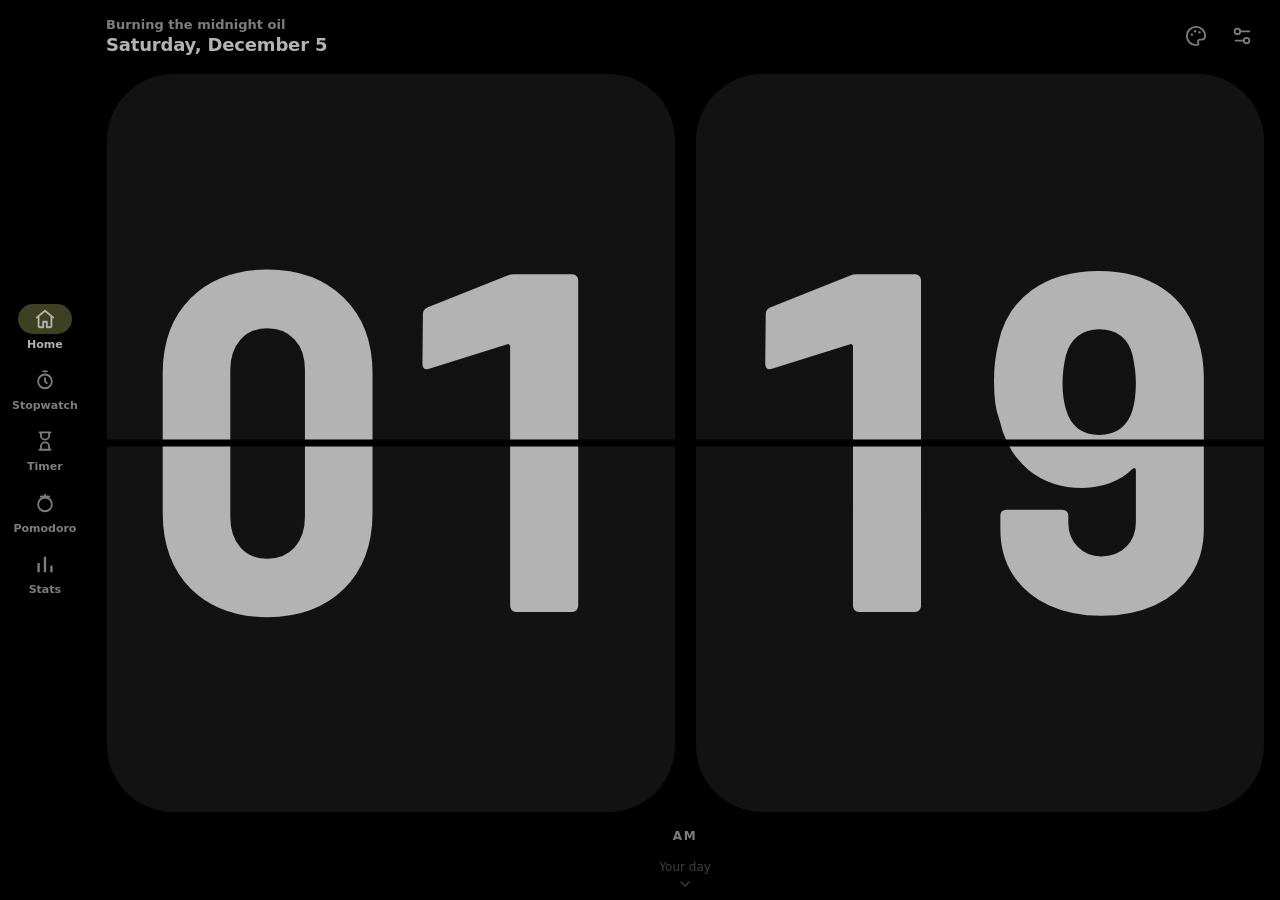
<file: index.html>
<!doctype html>
<html lang="en">
<head>
  <meta charset="utf-8">
  <meta name="viewport" content="width=device-width, initial-scale=1, viewport-fit=cover">
  <title>Focus</title>
  <meta name="description" content="A flip-clock stopwatch, timer and Pomodoro that tracks how long you study every day.">
  <meta name="theme-color" content="#000000">
  <meta name="mobile-web-app-capable" content="yes">
  <meta name="apple-mobile-web-app-capable" content="yes">
  <meta name="apple-mobile-web-app-status-bar-style" content="black-translucent">
  <meta name="apple-mobile-web-app-title" content="Focus">
  <link rel="manifest" href="manifest.webmanifest">
  <link rel="icon" type="image/png" href="icons/icon-192.png">
  <link rel="apple-touch-icon" href="icons/apple-touch-icon.png">
  <link rel="preconnect" href="https://fonts.googleapis.com">
  <link rel="preconnect" href="https://fonts.gstatic.com" crossorigin>
  <link id="font-css" rel="stylesheet" media="print" onload="this.media='all'"
        href="https://fonts.googleapis.com/css2?family=Barlow+Semi+Condensed:wght@300;700&family=Bebas+Neue&family=DM+Serif+Display&family=Fredoka:wght@600&family=JetBrains+Mono:wght@700&family=Orbitron:wght@700&family=Oswald:wght@600&family=Rubik:wght@600&family=VT323&display=swap">
  <link rel="stylesheet" href="css/styles.css">
  <link rel="stylesheet" href="css/faces.css">
  <script>
    // Paint the saved background before anything else loads, so there's no flash.
    try { var bg = localStorage.getItem('focus.bg'); if (bg) document.documentElement.style.background = bg; } catch (e) {}
  </script>
  <!-- Plain (non-module) bundle so the app also opens straight from disk. Rebuild with: node tools/build.mjs -->
  <script defer src="js/app.bundle.js?v=1.11.6"></script>
</head>
<body>
  <div id="app" class="app layout-col">
    <div class="views">
      <!-- Home: current time + dashboard (filled in by js/home.js) -->
      <section class="view view-home" aria-label="Home"></section>

      <!-- Stopwatch / Timer / Pomodoro share this view -->
      <section class="view view-clock" aria-label="Clock" hidden>
        <header class="topbar chrome">
          <button id="btn-full" class="icon-btn" aria-label="Full screen" title="Full screen (F)"></button>
          <button id="btn-cat" class="pill" aria-label="Choose category">
            <span class="dot"></span><span class="pill-name">Study</span><span data-icon="chevronRight"></span>
          </button>
          <div class="topbar-right">
            <button class="icon-btn" data-open-looks data-icon="palette" aria-label="Looks" title="Looks"></button>
            <button class="icon-btn" data-open-settings data-icon="settings" aria-label="Settings" title="Settings"></button>
          </div>
        </header>
        <main class="stage">
          <div id="clock" class="clock" role="timer" aria-label="Tap to edit the time" title="Tap to edit"></div>
          <div class="controls">
            <button id="btn-reset" class="ctl" data-icon="reset" aria-label="Reset" title="Reset (R)"></button>
            <button id="btn-play" class="ctl ctl-play" aria-label="Start" title="Start / pause (Space)"></button>
            <button id="btn-skip" class="ctl" data-icon="skip" aria-label="Skip to next phase" title="Skip phase" hidden></button>
            <button id="btn-edit" class="ctl" data-icon="edit" aria-label="Edit time" title="Edit time (E)"></button>
          </div>
        </main>
        <footer class="info chrome">
          <div class="info-row"><span id="info-left"></span><span id="info-right"></span></div>
          <div class="progress" id="progress"><i></i></div>
        </footer>
      </section>

      <section class="view view-stats" aria-label="Statistics" hidden>
        <header class="view-head">
          <h1>Statistics</h1>
          <button class="icon-btn" data-open-settings data-icon="settings" aria-label="Settings" title="Settings"></button>
        </header>
        <div class="stats"></div>
      </section>
    </div>

    <nav class="tabbar chrome" role="tablist" aria-label="Sections">
      <button class="tab" role="tab" data-tab="home"><span class="tab-ic" data-icon="home"></span><span class="tab-label">Home</span></button>
      <button class="tab" role="tab" data-tab="stopwatch"><span class="tab-ic" data-icon="stopwatch"></span><span class="tab-label">Stopwatch</span></button>
      <button class="tab" role="tab" data-tab="timer"><span class="tab-ic" data-icon="timer"></span><span class="tab-label">Timer</span></button>
      <button class="tab" role="tab" data-tab="pomodoro"><span class="tab-ic" data-icon="pomodoro"></span><span class="tab-label">Pomodoro</span></button>
      <button class="tab" role="tab" data-tab="stats"><span class="tab-ic" data-icon="stats"></span><span class="tab-label">Stats</span></button>
    </nav>
  </div>

  <div id="overlays"></div>
  <div id="toast" class="toast" role="status" aria-live="polite"></div>
  <noscript><p style="color:#aaa;font-family:sans-serif;padding:24px">Focus needs JavaScript to run.</p></noscript>
</body>
</html>
</file>
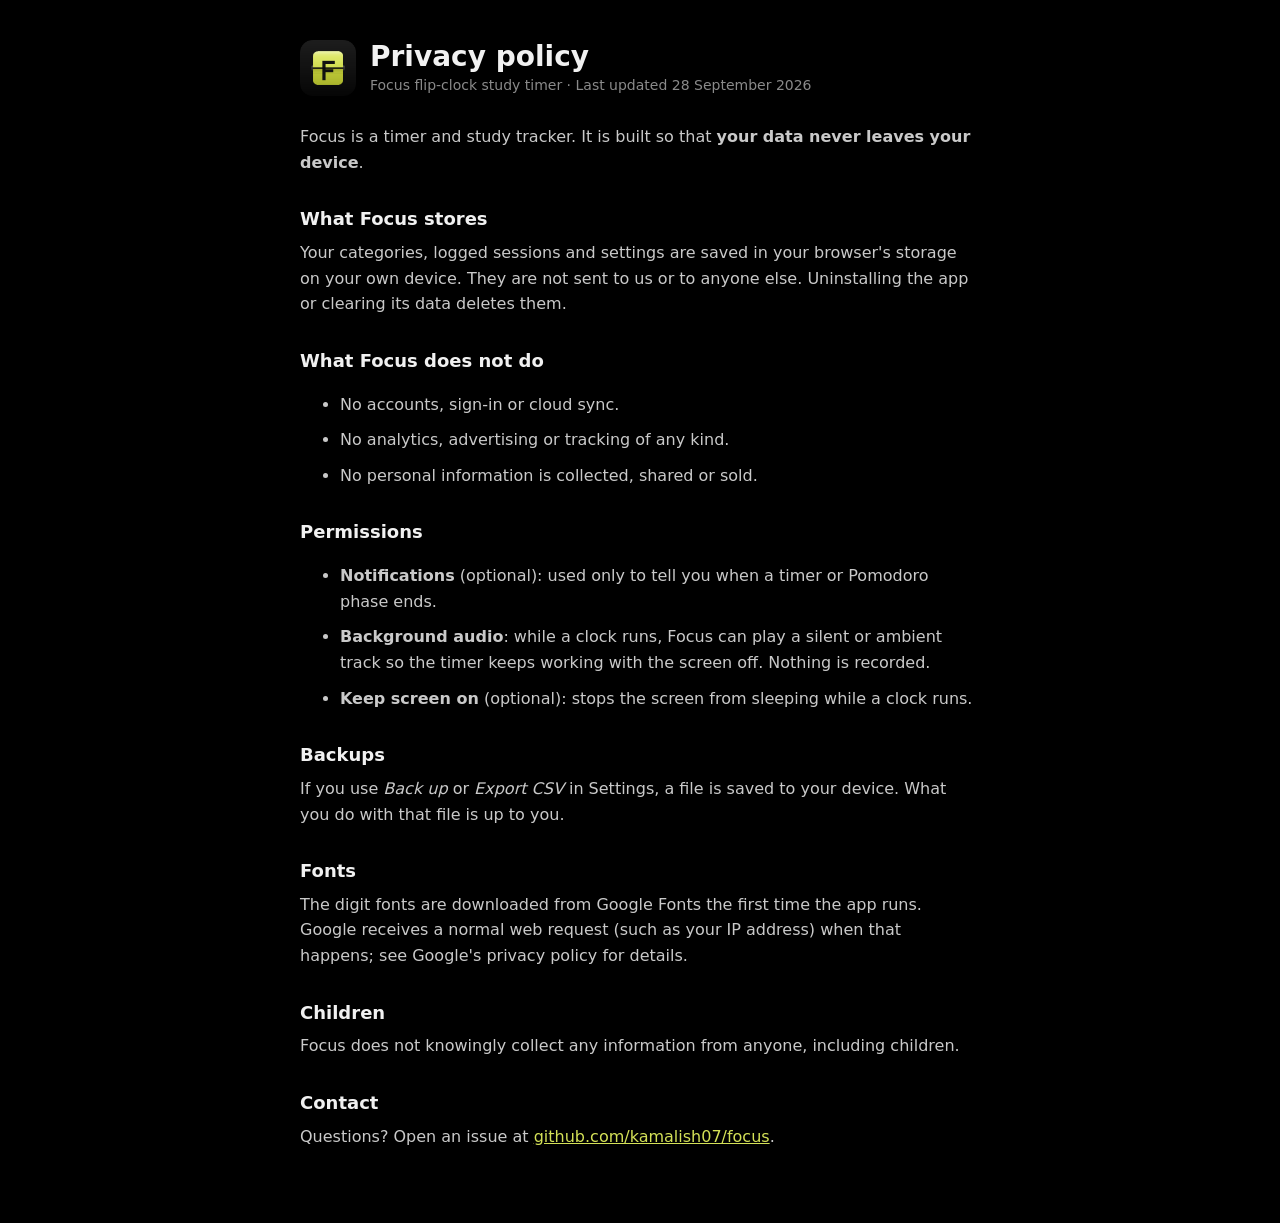
<file: privacy.html>
<!doctype html>
<html lang="en">
<head>
  <meta charset="utf-8">
  <meta name="viewport" content="width=device-width, initial-scale=1">
  <title>Focus: Privacy policy</title>
  <meta name="description" content="Privacy policy for the Focus flip-clock study timer.">
  <meta name="theme-color" content="#000000">
  <link rel="icon" type="image/png" href="icons/icon-192.png">
  <style>
    :root { color-scheme: dark; }
    body { margin: 0; background: #000; color: #c9c9c9; font: 16px/1.6 system-ui, -apple-system, 'Segoe UI', Roboto, sans-serif; }
    main { max-width: 680px; margin: 0 auto; padding: 40px 20px 64px; }
    header { display: flex; align-items: center; gap: 14px; margin-bottom: 28px; }
    header img { width: 56px; height: 56px; }
    h1 { margin: 0; color: #f1f1f1; font-size: 28px; line-height: 1.2; }
    h2 { color: #f1f1f1; font-size: 18px; margin: 30px 0 6px; }
    p, li { margin: 0 0 10px; }
    a { color: #d4e157; }
    .muted { color: #8a8a8a; font-size: 14px; }
  </style>
</head>
<body>
  <main>
    <header>
      <img src="icons/icon-192.png" alt="">
      <div><h1>Privacy policy</h1><div class="muted">Focus flip-clock study timer · Last updated 28 September 2026</div></div>
    </header>

    <p>Focus is a timer and study tracker. It is built so that <strong>your data never leaves your device</strong>.</p>

    <h2>What Focus stores</h2>
    <p>Your categories, logged sessions and settings are saved in your browser's storage on your own device. They are
      not sent to us or to anyone else. Uninstalling the app or clearing its data deletes them.</p>

    <h2>What Focus does not do</h2>
    <ul>
      <li>No accounts, sign-in or cloud sync.</li>
      <li>No analytics, advertising or tracking of any kind.</li>
      <li>No personal information is collected, shared or sold.</li>
    </ul>

    <h2>Permissions</h2>
    <ul>
      <li><strong>Notifications</strong> (optional): used only to tell you when a timer or Pomodoro phase ends.</li>
      <li><strong>Background audio</strong>: while a clock runs, Focus can play a silent or ambient track so the timer
        keeps working with the screen off. Nothing is recorded.</li>
      <li><strong>Keep screen on</strong> (optional): stops the screen from sleeping while a clock runs.</li>
    </ul>

    <h2>Backups</h2>
    <p>If you use <em>Back up</em> or <em>Export CSV</em> in Settings, a file is saved to your device. What you do
      with that file is up to you.</p>

    <h2>Fonts</h2>
    <p>The digit fonts are downloaded from Google Fonts the first time the app runs. Google receives a normal web
      request (such as your IP address) when that happens; see Google's privacy policy for details.</p>

    <h2>Children</h2>
    <p>Focus does not knowingly collect any information from anyone, including children.</p>

    <h2>Contact</h2>
    <p>Questions? Open an issue at <a href="https://github.com/kamalish07/focus/issues">github.com/kamalish07/focus</a>.</p>
  </main>
</body>
</html>
</file>
<file: css/styles.css>
/* ============ tokens ============ */
/* The four theme colours are registered so a theme change can fade instead of snapping. */
@property --bg { syntax: '<color>'; inherits: true; initial-value: #000000; }
@property --card { syntax: '<color>'; inherits: true; initial-value: #121212; }
@property --digit { syntax: '<color>'; inherits: true; initial-value: #b3b3b3; }
@property --accent { syntax: '<color>'; inherits: true; initial-value: #d4e157; }
html.theme-anim { transition: --bg .45s ease, --card .45s ease, --digit .45s ease, --accent .45s ease; }

:root {
  --bg: #000;
  --card: #121212;
  --digit: #b3b3b3;
  --accent: #d4e157;
  --on-accent: #111;
  --glow: .6;
  --danger: #ff6b6b;
  --ui-font: system-ui, -apple-system, 'Segoe UI', Roboto, 'Helvetica Neue', Arial, sans-serif;
  --digit-font: 'Barlow Semi Condensed', system-ui, sans-serif;
  --digit-weight: 700;
  --ls: 0em;
  color-scheme: dark;
}
/* Derived colours. Re-declared on .themed so a template preview can carry its own theme. */
:root, .themed {
  --text: var(--digit);
  --muted: color-mix(in srgb, var(--digit) 70%, var(--bg));
  --faint: color-mix(in srgb, var(--digit) 32%, var(--bg));
  --line: color-mix(in srgb, var(--digit) 14%, transparent);
  --surface: var(--card);
  --surface-2: color-mix(in srgb, var(--card) 88%, var(--digit));
  --sheet: color-mix(in srgb, var(--card) 96%, var(--digit));
}
:root[data-scheme='light'] {
  color-scheme: light;
  --danger: #c62828;
  --surface-2: color-mix(in srgb, var(--card) 90%, var(--digit));
  --sheet: var(--card);
}

*, *::before, *::after { box-sizing: border-box; }
html, body { height: 100%; }
html { background: var(--bg); }
body {
  margin: 0;
  background: var(--bg);
  color: var(--text);
  font: 15px/1.4 var(--ui-font);
  -webkit-font-smoothing: antialiased;
  overflow: hidden;
  overscroll-behavior: none;
  -webkit-tap-highlight-color: transparent;
  touch-action: manipulation;
  -webkit-user-select: none;
  user-select: none;
}
input, textarea, select { -webkit-user-select: text; user-select: text; font: inherit; color: inherit; }
button { font: inherit; color: inherit; background: none; border: 0; padding: 0; margin: 0; cursor: pointer; touch-action: manipulation; }
button:disabled { opacity: .3; cursor: default; }
:focus-visible { outline: 2px solid var(--accent); outline-offset: 2px; }
svg.i { width: 22px; height: 22px; display: block; flex: none; }
.muted { color: var(--muted); }
[hidden] { display: none !important; }

/* ============ main layout: a grid of content + navigation ============ */
:root { --g: 12px; } /* the grid gutter used everywhere */
.app {
  position: fixed;
  inset: 0;
  display: grid;
  grid-template-columns: minmax(0, 1fr);
  grid-template-rows: minmax(0, 1fr) auto;
  grid-template-areas: "main" "nav";
}
.app.landscape {
  grid-template-columns: auto minmax(0, 1fr);
  grid-template-rows: minmax(0, 1fr);
  grid-template-areas: "nav main";
}
.views { grid-area: main; position: relative; min-width: 0; min-height: 0; }
.tabbar { grid-area: nav; }
.view { position: absolute; inset: 0; display: flex; flex-direction: column; }
.view-clock {
  gap: 10px;
  padding:
    calc(env(safe-area-inset-top) + 10px)
    calc(env(safe-area-inset-right) + 14px)
    10px
    14px;
}
.app:not(.landscape) .view-clock { padding-left: calc(env(safe-area-inset-left) + 14px); }
.view-home, .view-stats {
  display: block;
  container-type: inline-size;
  overflow-y: auto;
  overscroll-behavior: contain;
  -webkit-overflow-scrolling: touch;
  scrollbar-width: thin;
  scrollbar-color: color-mix(in srgb, var(--digit) 22%, transparent) transparent;
  padding:
    calc(env(safe-area-inset-top) + 14px)
    calc(env(safe-area-inset-right) + 16px)
    28px
    16px;
}
.app:not(.landscape) .view-home, .app:not(.landscape) .view-stats { padding-left: calc(env(safe-area-inset-left) + 16px); }

.chrome, .controls { transition: opacity .45s ease; }
.app.chrome-hidden .chrome, .app.chrome-hidden .view-clock .controls { opacity: 0; pointer-events: none; }
.app.chrome-hidden { cursor: none; }

/* Full-screen clock: the face covers the screen and the controls float over it
   (tap to show, like a video player). Nothing underneath moves. */
.app.immersive .tabbar { display: none; }
.app.immersive .view-clock {
  gap: 0;
  padding:
    calc(env(safe-area-inset-top) + 8px)
    calc(env(safe-area-inset-right) + 8px)
    calc(env(safe-area-inset-bottom) + 8px)
    calc(env(safe-area-inset-left) + 8px);
}
.app.immersive .stage { gap: 0; }
.app.immersive .view-clock .topbar {
  position: absolute; z-index: 6; top: 0; left: 0; right: 0;
  padding: calc(env(safe-area-inset-top) + 10px) calc(env(safe-area-inset-right) + 14px) 36px calc(env(safe-area-inset-left) + 14px);
  background: linear-gradient(to bottom, color-mix(in srgb, var(--bg) 88%, transparent), transparent);
}
.app.immersive .view-clock .topbar .icon-btn { background: color-mix(in srgb, var(--card) 80%, transparent); color: var(--text); }
.app.immersive .view-clock .controls {
  position: absolute; z-index: 6; left: 50%; bottom: calc(env(safe-area-inset-bottom) + 18px);
  flex-direction: row;
  gap: 10px; padding: 8px;
  border-radius: 26px;
  background: color-mix(in srgb, var(--card) 86%, transparent);
  -webkit-backdrop-filter: blur(16px); backdrop-filter: blur(16px);
  box-shadow: 0 12px 40px rgba(0, 0, 0, .5), inset 0 0 0 1px var(--line);
  transform: translateX(-50%);
  transition: opacity .3s ease, transform .3s ease;
}
.app.immersive .view-clock .controls .ctl { background: var(--surface-2); }
.app.immersive .view-clock .controls .ctl-play { order: 0; background: var(--accent); color: var(--on-accent); }
.app.immersive .view-clock .info {
  position: absolute; z-index: 5; left: 0; right: 0; bottom: 0;
  padding: 60px 20px calc(env(safe-area-inset-bottom) + 100px);
  background: linear-gradient(to top, color-mix(in srgb, var(--bg) 90%, transparent) 45%, transparent);
  pointer-events: none;
}
.app.immersive .view-clock .info .progress { display: none; }
.app.immersive .view-clock .info-row { justify-content: center; gap: 20px; color: var(--text); }
.app.immersive:not(.overlay-on) .view-clock :is(.topbar, .info, .controls) { opacity: 0; pointer-events: none; }
.app.immersive:not(.overlay-on) .view-clock .controls { transform: translate(-50%, 16px); }
.app.immersive:not(.overlay-on) { cursor: none; }


/* bottom tab bar (a side rail when the phone is sideways) */
.tabbar {
  flex: none;
  display: flex;
  justify-content: space-around;
  gap: 2px;
  padding: 6px calc(env(safe-area-inset-right) + 4px) calc(env(safe-area-inset-bottom) + 6px) calc(env(safe-area-inset-left) + 4px);
  background: var(--bg);
  border-top: 1px solid var(--line);
}
.landscape .tabbar {
  flex-direction: column;
  justify-content: center;
  gap: 8px;
  padding: calc(env(safe-area-inset-top) + 8px) 6px calc(env(safe-area-inset-bottom) + 8px) calc(env(safe-area-inset-left) + 6px);
  border-top: 0;
  border-right: 1px solid var(--line);
}
.tab {
  position: relative;
  flex: 1 1 0;
  min-width: 0;
  max-width: 96px;
  display: flex; flex-direction: column; align-items: center; gap: 3px;
  padding: 3px 0 2px;
  color: var(--muted);
  font-size: 11px; font-weight: 600;
  transition: color .2s;
}
.landscape .tab { flex: none; width: auto; min-width: 72px; padding-left: 6px; padding-right: 6px; }
/* Phones held sideways: an icon-only rail keeps things tidy (labels stay for screen readers). */
@media (max-height: 540px) {
  .landscape .tab { min-width: 0; width: 60px; padding: 0; }
  .landscape .tab-ic { width: 48px; height: 42px; border-radius: 14px; }
  .landscape .tab-label { position: absolute; width: 1px; height: 1px; overflow: hidden; clip-path: inset(50%); white-space: nowrap; }
  .landscape .tab.live::after, .landscape .tab.paused::after { top: 0; left: calc(50% + 14px); }
  .landscape .tabbar { gap: 10px; }
}
.tab-ic { display: grid; place-items: center; width: 54px; height: 30px; border-radius: 15px; transition: background .25s; }
.tab-ic svg.i { width: 22px; height: 22px; }
.tab-label { max-width: 100%; overflow: hidden; text-overflow: ellipsis; white-space: nowrap; }
.tab[aria-selected='true'] { color: var(--text); }
.tab[aria-selected='true'] .tab-ic { background: color-mix(in srgb, var(--accent) 22%, var(--card)); color: var(--text); }
.tab.live::after, .tab.paused::after {
  content: '';
  position: absolute; top: 2px; left: calc(50% + 12px);
  width: 9px; height: 9px; border-radius: 50%;
  background: var(--accent);
  box-shadow: 0 0 0 2px var(--bg);
}
.tab.live::after { animation: pulse 1.6s ease-in-out infinite; }
.tab.paused::after { background: var(--bg); box-shadow: inset 0 0 0 2px var(--accent), 0 0 0 2px var(--bg); }
@keyframes pulse { 50% { opacity: .35; } }

/* top bar */
.topbar { display: grid; align-items: center; gap: 10px; grid-template-columns: 1fr auto 1fr; }
.topbar .pill { justify-self: center; }
.topbar > :first-child { justify-self: start; }
.topbar-right { justify-self: end; display: flex; gap: 2px; }

.icon-btn {
  width: 44px; height: 44px;
  display: inline-grid; place-items: center;
  border-radius: 14px;
  color: var(--muted);
  transition: background .2s, color .2s;
}
.icon-btn:hover:not(:disabled) { color: var(--text); background: var(--surface); }
.icon-btn:active:not(:disabled) { background: var(--surface-2); }

.pill {
  display: inline-flex; align-items: center; gap: 8px;
  height: 36px; max-width: 100%;
  padding: 0 10px 0 14px;
  border-radius: 18px;
  background: var(--surface);
  color: var(--text);
  font-size: 15px; font-weight: 600;
}
.pill .dot { width: 11px; height: 11px; }
.pill-name { white-space: nowrap; overflow: hidden; text-overflow: ellipsis; max-width: 42vw; }
.pill svg.i { width: 16px; height: 16px; color: var(--muted); }

.dot { display: inline-block; width: 10px; height: 10px; border-radius: 50%; flex: none; background: var(--c, var(--accent)); }

/* segmented control */
.seg { display: inline-flex; padding: 3px; gap: 2px; border-radius: 13px; background: var(--surface); max-width: 100%; }
.seg > button {
  height: 30px; padding: 0 12px;
  border-radius: 10px;
  font-size: 13px; font-weight: 600;
  color: var(--muted);
  white-space: nowrap;
  transition: background .2s, color .2s;
}
.seg > button:hover { color: var(--text); }
.seg > button[aria-checked='true'], .seg > button[aria-selected='true'] { background: var(--surface-2); color: var(--text); }

/* stage */
.stage { flex: 1 1 0; min-height: 0; display: flex; flex-direction: column; gap: 16px; }
.layout-row .stage { flex-direction: row; gap: 18px; }
.clock {
  flex: 1 1 0; min-width: 0; min-height: 0;
  display: flex; flex-direction: column; align-items: center; justify-content: center;
  gap: var(--gap, 12px);
  cursor: pointer;
}
.layout-row .clock { flex-direction: row; }

.controls { flex: none; display: flex; align-items: center; justify-content: center; gap: 14px; }
.layout-row .controls { flex-direction: column; }
.layout-row .ctl-play { order: -1; }
.ctl {
  --s: clamp(52px, 5vmin + 30px, 66px);
  width: var(--s); height: var(--s);
  border-radius: calc(var(--s) * .3);
  background: var(--card);
  color: var(--digit);
  display: grid; place-items: center;
  transition: transform .12s ease, background .2s;
}
.ctl svg.i { width: 42%; height: 42%; }
.ctl:hover { background: var(--surface-2); }
.ctl:active { transform: scale(.92); }

/* info footer */
.info { flex: none; display: flex; flex-direction: column; gap: 7px; font-size: 13px; color: var(--muted); font-variant-numeric: tabular-nums; }
.info-row { display: flex; justify-content: space-between; gap: 12px; min-height: 18px; }
.info-row span { white-space: nowrap; overflow: hidden; text-overflow: ellipsis; }
.progress { height: 3px; border-radius: 2px; background: var(--surface); overflow: hidden; }
.progress i { display: block; height: 100%; width: 0; border-radius: inherit; background: var(--accent); transition: width .6s ease; }

/* ============ flip cards ============ */
.card {
  position: relative;
  flex: none;
  width: var(--cw, 200px);
  height: var(--ch, 200px);
  border-radius: var(--r, 18px);
  perspective: calc(var(--ch, 200px) * 3.2);
  font-family: var(--digit-font);
  font-weight: var(--digit-weight);
  font-size: var(--fs, 120px);
  letter-spacing: var(--ls);
  color: var(--digit);
  font-variant-numeric: tabular-nums;
  font-feature-settings: 'tnum';
  transition: color .4s;
}
.half, .leaf { position: absolute; left: 0; right: 0; height: 50%; overflow: hidden; background: var(--card); }
.upper, .leaf-up { top: 0; border-radius: var(--r) var(--r) 0 0; }
.lower, .leaf-down { bottom: 0; border-radius: 0 0 var(--r) var(--r); }
.num {
  position: absolute; left: 0; right: 0;
  height: var(--ch);
  line-height: var(--ch);
  text-align: center;
  white-space: nowrap;
  transform: translate(calc(var(--ls) / 2), var(--dy, 0px));
}
.upper .num, .leaf-up .num { top: 0; }
.lower .num, .leaf-down .num { bottom: 0; }
.card.wide .num { font-size: var(--fs3); transform: translate(calc(var(--ls) / 2), var(--dy3, 0px)); }
.leaf { visibility: hidden; backface-visibility: hidden; -webkit-backface-visibility: hidden; will-change: transform; z-index: 2; }
.leaf-up { transform-origin: 50% 100%; }
.leaf-down { transform-origin: 50% 0; }
.card.flipping .leaf { visibility: visible; }
.shade { position: absolute; inset: 0; background: #000; opacity: 0; pointer-events: none; }
.card::after {
  content: '';
  position: absolute; left: 0; right: 0; top: 50%;
  height: var(--hinge, 3px);
  transform: translateY(-50%);
  background: var(--bg);
  z-index: 3;
}
.no-hinge .card::after { display: none; }

.clock.done :is(.num, .mn, .led, .nx, .rg-time) { animation: blink 1.1s steps(1, end) infinite; }
@keyframes blink { 50% { opacity: .25; } }
.view-clock.is-break .clock { --ink: color-mix(in srgb, var(--accent) 75%, var(--digit)); }
.card { color: var(--ink, var(--digit)); }

/* ============ other clock faces ============ */
@keyframes sepblink { 50% { opacity: .2; } }

/* Minimal */
.mn {
  display: flex; align-items: center; justify-content: center;
  color: var(--ink, var(--digit));
  font-family: var(--digit-font); font-weight: var(--digit-weight);
  font-size: var(--mfs, 80px); line-height: var(--mlh, 1);
  letter-spacing: var(--ls);
  font-variant-numeric: tabular-nums; font-feature-settings: 'tnum';
}
.mn.col { flex-direction: column; }
.mn.col .mn-sep { display: none; }
.mn-g { display: flex; transform: translateY(var(--mdy, 0px)); }
.mn-d { display: inline-block; }
.mn-sep { color: var(--faint); padding: 0 .05em; transform: translateY(calc(var(--mdy, 0px) - .05em)); }
.mn.running .mn-sep { animation: sepblink 1s steps(1, end) infinite; }

/* LED seven-segment */
.led {
  display: flex; align-items: center; justify-content: center;
  gap: calc(var(--lh, 60px) * .12);
  padding: calc(var(--lh, 60px) * .16) calc(var(--lh, 60px) * .22);
  border-radius: calc(var(--lh, 60px) * .16);
  background: color-mix(in srgb, var(--card) 80%, #000);
  box-shadow: inset 0 0 0 1px var(--line), inset 0 calc(var(--lh, 60px) * .05) calc(var(--lh, 60px) * .25) rgba(0, 0, 0, .55);
}
.led.col { flex-direction: column; }
.led.col .led-sep { display: none; }
.led { --ledc: var(--face, var(--accent)); }
.led-g {
  height: var(--lh, 60px); width: auto; overflow: visible;
  filter: drop-shadow(0 0 calc(var(--lh, 60px) * .06 * var(--glow, .6)) color-mix(in srgb, var(--ledc) 70%, transparent));
}
.led .s { fill: color-mix(in srgb, var(--ledc) 8%, transparent); transition: fill .08s; }
.led .s.on { fill: var(--ledc); }
.no-ghost .led .s:not(.on) { fill: transparent; }
.led-sep { display: flex; flex-direction: column; gap: calc(var(--lh, 60px) * .26); }
.led-sep i { width: calc(var(--lh, 60px) * .1); height: calc(var(--lh, 60px) * .1); border-radius: 2px; background: var(--ledc); box-shadow: 0 0 calc(var(--lh, 60px) * .1 * var(--glow, .6)) var(--ledc); }
.led.running .led-sep { animation: sepblink 1s steps(1, end) infinite; }

/* Nixie tubes (warm orange by default, like the real thing) */
.nx { --nxc: var(--face, #ff8a1e); display: flex; align-items: center; justify-content: center; gap: calc(var(--tw, 40px) * .28); }
.nx.col { flex-direction: column; gap: calc(var(--tw, 40px) * .2); }
.nx.col .nx-sep { display: none; }
.nx-g { display: flex; gap: calc(var(--tw, 40px) * .1); }
.nx-t {
  position: relative;
  width: var(--tw, 40px); height: var(--th, 66px);
  border-radius: calc(var(--tw, 40px) * .5) calc(var(--tw, 40px) * .5) calc(var(--tw, 40px) * .16) calc(var(--tw, 40px) * .16);
  background:
    repeating-linear-gradient(90deg, color-mix(in srgb, var(--nxc) 6%, transparent) 0 1px, transparent 1px calc(var(--tw, 40px) * .08)),
    repeating-linear-gradient(0deg, color-mix(in srgb, var(--nxc) 6%, transparent) 0 1px, transparent 1px calc(var(--tw, 40px) * .08)),
    radial-gradient(120% 70% at 50% 40%, color-mix(in srgb, var(--nxc) 15%, transparent), transparent 65%),
    linear-gradient(90deg, rgba(255, 255, 255, .07), transparent 22% 78%, rgba(255, 255, 255, .05)),
    color-mix(in srgb, var(--nxc) 5%, #070707);
  box-shadow: inset 0 0 0 1px color-mix(in srgb, var(--nxc) 18%, transparent), inset 0 calc(var(--th, 66px) * -.07) calc(var(--th, 66px) * .1) rgba(0, 0, 0, .7), 0 calc(var(--th, 66px) * .03) 0 #1b1b1b;
  font-family: 'Barlow Semi Condensed', system-ui, sans-serif; font-weight: 300;
  font-size: calc(var(--th, 66px) * .68); line-height: var(--th, 66px);
}
.nx-t span { position: absolute; inset: 0; text-align: center; color: color-mix(in srgb, var(--nxc) 9%, transparent); }
.no-ghost .nx-t span:not(.on) { color: transparent; }
.nx-t span.on {
  color: color-mix(in srgb, var(--nxc) 40%, #fff);
  text-shadow: 0 0 .02em #fff8, 0 0 calc(.08em * var(--glow, .6)) var(--nxc), 0 0 calc(.24em * var(--glow, .6)) var(--nxc), 0 0 calc(.6em * var(--glow, .6)) color-mix(in srgb, var(--nxc) 55%, transparent);
}
.nx-sep { display: flex; flex-direction: column; gap: calc(var(--th, 66px) * .22); }
.nx-sep i { width: calc(var(--tw, 40px) * .11); height: calc(var(--tw, 40px) * .11); border-radius: 50%; background: color-mix(in srgb, var(--nxc) 55%, #fff); box-shadow: 0 0 calc(var(--tw, 40px) * .12 * var(--glow, .6)) var(--nxc), 0 0 calc(var(--tw, 40px) * .3 * var(--glow, .6)) color-mix(in srgb, var(--nxc) 60%, transparent); }
.nx.running .nx-sep { animation: sepblink 1s steps(1, end) infinite; }

/* Ring */
.rg { position: relative; width: var(--rd, 200px); height: var(--rd, 200px); flex: none; }
.rg-svg { position: absolute; inset: 0; width: 100%; height: 100%; overflow: visible; }
.rg-ticks line { stroke: var(--faint); stroke-width: .8; stroke-linecap: round; }
.rg-ticks line.major { stroke: var(--muted); stroke-width: 1.6; }
.rg-track { fill: none; stroke: var(--card); stroke-width: 7; }
.rg-arc { fill: none; stroke: var(--face, var(--accent)); stroke-width: 7; stroke-linecap: round; transition: stroke-dasharray .16s linear; }
.rg-dot { fill: var(--face, var(--accent)); filter: drop-shadow(0 0 4px var(--face, var(--accent))); transition: cx .16s linear, cy .16s linear; }
.no-ticks .rg-ticks { display: none; }
.rg.jump .rg-arc, .rg.jump .rg-dot { transition: none; }
.rg.empty .rg-dot { opacity: 0; }
.rg-mid { position: absolute; inset: 0; display: flex; flex-direction: column; align-items: center; justify-content: center; }
.rg-time {
  font-family: var(--digit-font); font-weight: var(--digit-weight);
  font-size: var(--rfs, 40px); line-height: 1; letter-spacing: var(--ls);
  color: var(--ink, var(--digit));
  font-variant-numeric: tabular-nums; font-feature-settings: 'tnum';
}
.rg-label { margin-top: calc(var(--rd, 200px) * .035); font-size: var(--rls, 12px); color: var(--muted); font-weight: 700; letter-spacing: .1em; text-transform: uppercase; max-width: 60%; overflow: hidden; text-overflow: ellipsis; white-space: nowrap; }

/* ============ overlays ============ */
.overlay { position: fixed; inset: 0; z-index: 50; }
.backdrop { position: absolute; inset: 0; background: rgba(0, 0, 0, .55); opacity: 0; transition: opacity .28s ease; }
.overlay.open .backdrop { opacity: 1; }
.overlay.closing { pointer-events: none; }

.panel { position: absolute; display: flex; flex-direction: column; background: var(--sheet); color: var(--text); }
.panel-head { display: flex; align-items: center; gap: 6px; padding: 10px 10px 6px 18px; flex: none; }
.panel-head h2 { flex: 1; margin: 0; font-size: 17px; font-weight: 650; letter-spacing: -.01em; }
.panel-body { overflow-y: auto; overscroll-behavior: contain; padding: 4px 18px 22px; -webkit-overflow-scrolling: touch; }

/* bottom sheet */
.sheet .panel {
  left: 0; right: 0; bottom: 0;
  margin: 0 auto;
  max-width: 560px;
  max-height: min(90dvh, 900px);
  border-radius: 24px 24px 0 0;
  padding-bottom: env(safe-area-inset-bottom);
  transform: translateY(100%);
  transition: transform .34s cubic-bezier(.2, .8, .2, 1);
  box-shadow: 0 -10px 40px rgba(0, 0, 0, .35);
}
.sheet.open .panel { transform: none; }
.grabber { width: 38px; height: 5px; border-radius: 3px; background: var(--faint); margin: 8px auto 0; flex: none; }
@media (min-width: 700px) and (min-height: 560px) {
  .sheet .panel { bottom: 50%; border-radius: 24px; transform: translateY(calc(50% + 40px)); opacity: 0; transition: transform .3s cubic-bezier(.2, .8, .2, 1), opacity .2s; }
  .sheet.open .panel { transform: translateY(50%); opacity: 1; }
  .grabber { display: none; }
}

/* full page */
.page .panel {
  inset: 0;
  background: var(--bg);
  padding: env(safe-area-inset-top) env(safe-area-inset-right) 0 env(safe-area-inset-left);
  transform: translateY(24px);
  opacity: 0;
  transition: transform .3s cubic-bezier(.2, .8, .2, 1), opacity .22s ease;
}
.page.open .panel { transform: none; opacity: 1; }
.page .panel-head { padding: 8px 12px 4px 6px; max-width: 1132px; width: 100%; margin: 0 auto; }
.page .panel-body {
  flex: 1;
  container-type: inline-size;
  padding: 6px 16px calc(env(safe-area-inset-bottom) + 32px);
  scrollbar-width: thin;
  scrollbar-color: color-mix(in srgb, var(--digit) 22%, transparent) transparent;
}
.page .panel-body > * { max-width: 688px; margin-left: auto; margin-right: auto; }
.page .panel-body > .settings { max-width: 1100px; }
/* Settings: one column on phones, two balanced columns on wide screens */
.set-sec { break-inside: avoid; display: flow-root; }
@container (min-width: 760px) {
  .settings { column-count: 2; column-gap: 20px; }
  .settings .preview, .settings .footnote { column-span: all; }
  .settings .set-sec:first-of-type .group-title { margin-top: 18px; }
}

/* dialog */
.dialog .panel {
  left: 50%; top: 50%;
  width: min(360px, calc(100% - 40px));
  padding: 22px 20px 18px;
  border-radius: 22px;
  transform: translate(-50%, -50%) scale(.94);
  opacity: 0;
  transition: transform .22s cubic-bezier(.2, .8, .2, 1), opacity .18s;
  box-shadow: 0 20px 60px rgba(0, 0, 0, .5);
}
.dialog.open .panel { transform: translate(-50%, -50%); opacity: 1; }
.dialog h3 { margin: 0 0 6px; font-size: 19px; font-weight: 700; }
.dialog p { margin: 0 0 4px; color: var(--muted); }
.dialog-actions { display: flex; gap: 10px; margin-top: 18px; }
.dialog-actions .btn { flex: 1; }

/* ============ controls in sheets ============ */
.btn {
  display: inline-flex; align-items: center; justify-content: center; gap: 8px;
  height: 46px; padding: 0 18px;
  border-radius: 14px;
  background: var(--surface-2);
  color: var(--text);
  font-size: 15px; font-weight: 600;
  white-space: nowrap;
  transition: filter .15s, transform .1s;
}
.btn:active { transform: scale(.97); }
.btn svg.i { width: 18px; height: 18px; }
.btn.primary { background: var(--accent); color: var(--on-accent); }
.btn.danger { color: var(--danger); }
.btn.danger-fill { background: var(--danger); color: #fff; }
.btn.ghost { background: transparent; color: var(--muted); border: 1px dashed var(--line); }
.btn.block { display: flex; width: 100%; margin-top: 12px; }
.btn.sm { height: 34px; padding: 0 14px; font-size: 14px; border-radius: 11px; }
.sheet-actions { display: flex; gap: 10px; margin-top: 20px; }
.sheet-actions > * { flex: 1; }
.sheet-actions > span { flex: 0; }

.hint { color: var(--muted); margin: 0 0 12px; }
.hint.small { font-size: 13px; margin: 10px 0 0; }
.field { display: block; margin: 0 0 16px; }
.field-label { display: block; font-size: 12px; font-weight: 700; letter-spacing: .06em; text-transform: uppercase; color: var(--muted); margin: 0 0 8px; }
.field-row { display: flex; gap: 12px; }
.field-row .field { flex: 1; min-width: 0; }
.input, .select {
  width: 100%; height: 46px;
  padding: 0 14px;
  border-radius: 12px;
  border: 1px solid var(--line);
  background: var(--surface);
  color: var(--text);
  outline: none;
}
.input:focus, .select:focus { border-color: var(--accent); }
.select { width: auto; min-width: 120px; height: 38px; padding: 0 10px; }
input[type='range'] { width: min(180px, 40vw); accent-color: var(--accent); }

.chips { display: flex; flex-wrap: wrap; gap: 8px; }
.chips.center { justify-content: center; margin-top: 14px; }
.chip {
  display: inline-flex; align-items: center; gap: 7px;
  height: 36px; padding: 0 14px;
  border-radius: 18px;
  background: var(--surface-2);
  font-size: 14px; font-weight: 600;
  color: var(--text);
  font-variant-numeric: tabular-nums;
}
.chip[aria-checked='true'] { background: var(--accent); color: var(--on-accent); }
.chip:active { transform: scale(.96); }

/* wheels */
.wheels { position: relative; display: flex; justify-content: center; gap: 4px; padding: 4px 0; }
.wheels::before {
  content: '';
  position: absolute; left: 0; right: 0; top: 50%;
  height: 42px; transform: translateY(-50%);
  border-radius: 12px;
  background: var(--surface-2);
  pointer-events: none;
}
.wheel { position: relative; display: flex; align-items: center; }
.wheel-scroll {
  height: 200px; width: 62px;
  overflow-y: scroll;
  scroll-snap-type: y mandatory;
  scrollbar-width: none;
  -webkit-mask-image: linear-gradient(transparent, #000 32%, #000 68%, transparent);
  mask-image: linear-gradient(transparent, #000 32%, #000 68%, transparent);
  overscroll-behavior: contain;
}
.wheel-scroll::-webkit-scrollbar { display: none; }
.wheel-pad { height: 80px; }
.wheel-item {
  height: 40px; line-height: 40px;
  text-align: center;
  scroll-snap-align: center;
  font-size: 24px; font-weight: 600;
  font-variant-numeric: tabular-nums;
  color: var(--faint);
  cursor: pointer;
  transition: color .15s;
}
.wheel-item.sel { color: var(--text); }
.wheel-label { width: 22px; font-size: 15px; font-weight: 600; color: var(--muted); }

/* switch */
.switch { position: relative; width: 50px; height: 30px; border-radius: 15px; background: var(--surface-2); transition: background .2s; flex: none; }
.switch i { position: absolute; top: 3px; left: 3px; width: 24px; height: 24px; border-radius: 50%; background: #fff; box-shadow: 0 1px 3px rgba(0, 0, 0, .3); transition: transform .2s cubic-bezier(.3, .7, .4, 1); }
.switch[aria-checked='true'] { background: var(--accent); }
.switch[aria-checked='true'] i { transform: translateX(20px); }

/* stepper */
.stepper { display: inline-flex; align-items: center; border-radius: 12px; background: var(--surface-2); height: 36px; }
.stepper button { width: 38px; height: 36px; font-size: 20px; font-weight: 500; color: var(--text); border-radius: 12px; }
.stepper button:active { background: var(--line); }
.stepper output { min-width: 66px; text-align: center; font-size: 14px; font-weight: 600; font-variant-numeric: tabular-nums; }

/* settings-style groups */
.group-title { font-size: 12px; font-weight: 700; letter-spacing: .07em; text-transform: uppercase; color: var(--muted); margin: 26px 4px 8px; }
.group { background: var(--card); border-radius: 18px; overflow: hidden; }
.group.pad { padding: 14px; }
.sheet .group { background: var(--surface); margin-top: 14px; }
.row { display: flex; align-items: center; justify-content: space-between; flex-wrap: wrap; gap: 8px 14px; min-height: 54px; padding: 9px 14px; }
.row + .row { border-top: 1px solid var(--line); }
.row-label { flex: 1 1 140px; font-weight: 500; }
.row-label small { display: block; color: var(--muted); font-size: 12.5px; font-weight: 400; margin-top: 1px; }
.row-ctl { margin-left: auto; display: flex; align-items: center; }
.inline { display: flex; align-items: center; gap: 6px; }

/* ============ categories ============ */
.cat-list { display: flex; flex-direction: column; gap: 6px; }
.cat-row { display: flex; align-items: center; gap: 4px; border-radius: 16px; background: var(--surface); padding-right: 4px; }
.cat-row.sel { box-shadow: inset 0 0 0 1.5px var(--accent); }
.cat-pick { flex: 1; display: flex; align-items: center; gap: 12px; min-height: 56px; padding: 0 8px 0 16px; text-align: left; min-width: 0; }
.cat-pick .dot { width: 12px; height: 12px; }
.cat-name { flex: 1; font-weight: 600; font-size: 16px; overflow: hidden; text-overflow: ellipsis; white-space: nowrap; }
.cat-meta { color: var(--muted); font-size: 13px; font-variant-numeric: tabular-nums; white-space: nowrap; }
.cat-check { color: var(--accent); width: 18px; height: 18px; }

.swatches { display: flex; flex-wrap: wrap; gap: 10px; }
.swatch { position: relative; width: 38px; height: 38px; border-radius: 50%; background: var(--c); }
.swatch[aria-pressed='true']::after, .swatch.custom:focus-within::after {
  content: ''; position: absolute; inset: -5px; border-radius: 50%; border: 2px solid var(--text);
}
.swatch.custom { background: conic-gradient(#f87171, #fbbf24, #4ade80, #22d3ee, #818cf8, #f472b6, #f87171); overflow: visible; cursor: pointer; }
.swatch.custom::before { content: ''; position: absolute; inset: 9px; border-radius: 50%; background: var(--c); box-shadow: 0 0 0 2px var(--sheet); }
.swatch.custom input, .color-in input { position: absolute; inset: 0; opacity: 0; width: 100%; height: 100%; cursor: pointer; border: 0; padding: 0; }

/* ============ settings ============ */
.preview { display: flex; justify-content: center; padding: 10px 0 2px; }
.preview-clock { flex: none; flex-direction: row; cursor: default; }
.themes { display: grid; grid-template-columns: repeat(auto-fill, minmax(88px, 1fr)); gap: 10px; }
.theme-tile {
  display: flex; flex-direction: column; align-items: center; gap: 7px;
  padding: 12px 6px 9px;
  border-radius: 14px;
  background: var(--tb);
  border: 2px solid color-mix(in srgb, var(--td) 12%, transparent);
}
.theme-tile[aria-pressed='true'] { border-color: var(--accent); }
.tt-card { position: relative; padding: 2px 10px; border-radius: 8px; background: var(--tc); color: var(--td); font: 700 26px/1.2 var(--digit-font); }
.tt-card::after { content: ''; position: absolute; left: 0; right: 0; top: 50%; height: 2px; margin-top: -1px; background: var(--tb); }
.tt-card::before { content: ''; position: absolute; top: -3px; right: -3px; width: 8px; height: 8px; border-radius: 50%; background: var(--ta); }
.tt-name { font-size: 12px; font-weight: 600; color: var(--td); opacity: .85; }
.color-in { position: relative; display: block; width: 44px; height: 30px; border-radius: 9px; background: var(--c); box-shadow: inset 0 0 0 1px var(--line); }
.face-tiles { display: grid; grid-template-columns: repeat(auto-fill, minmax(112px, 1fr)); gap: 10px; }
.face-tile { display: flex; flex-direction: column; align-items: center; gap: 6px; padding: 10px 8px 8px; border-radius: 14px; background: var(--surface-2); border: 2px solid transparent; min-width: 0; }
.face-tile[aria-pressed='true'] { border-color: var(--accent); }
.face-tile .face-mini { flex: none; width: 100%; height: 58px; cursor: inherit; pointer-events: none; overflow: hidden; contain: strict; }
.fonts { display: grid; grid-template-columns: repeat(auto-fill, minmax(92px, 1fr)); gap: 10px; }
.font-tile { display: flex; flex-direction: column; align-items: center; gap: 2px; padding: 10px 4px 8px; border-radius: 14px; background: var(--surface-2); border: 2px solid transparent; }
.font-tile[aria-pressed='true'] { border-color: var(--accent); }
.ft-num { font-size: 34px; line-height: 1.15; color: var(--digit); }
.ft-name { font-size: 12px; color: var(--muted); font-weight: 600; }
.data-btns { display: grid; grid-template-columns: 1fr 1fr; gap: 10px; }
.footnote { text-align: center; color: var(--faint); font-size: 12px; margin: 26px 0 0; }

/* ============ statistics ============ */
.view-head { display: flex; align-items: center; justify-content: space-between; max-width: 1200px; margin: 0 auto 14px; }
.view-head h1 { margin: 0; font-size: 28px; font-weight: 750; letter-spacing: -.02em; }
.view-stats .stats { max-width: 1200px; margin: 0 auto; }
.stats { padding-top: 4px; }
.hero-card { background: var(--card); border-radius: 20px; padding: 18px 18px 16px; }
.hero-label { color: var(--muted); font-size: 13px; font-weight: 600; }
.hero { font-size: 48px; font-weight: 700; letter-spacing: -.02em; line-height: 1.1; margin: 2px 0 12px; }
.meter { height: 8px; border-radius: 4px; background: var(--surface-2); overflow: hidden; }
.meter i { display: block; height: 100%; border-radius: inherit; background: var(--accent); transition: width .3s ease; }
.hero-sub { color: var(--muted); font-size: 13px; margin-top: 8px; }
.hero-stats {
  display: grid;
  grid-template-columns: repeat(auto-fit, minmax(90px, 1fr));
  gap: 12px;
  margin-top: 14px;
  padding-top: 14px;
  border-top: 1px solid var(--line);
}
.hero-stats > div {
  display: flex;
  flex-direction: column;
  gap: 2px;
}
.hero-stats span {
  font-size: 12px;
  color: var(--muted);
}
.hero-stats b {
  font-size: 18px;
  font-weight: 700;
  font-variant-numeric: tabular-nums;
}
.hero-stats small {
  font-size: 11px;
  color: var(--muted);
}
.stat-goal-tile {
  transition: opacity .15s ease, transform .15s ease;
}
.stat-goal-tile:hover {
  opacity: .9;
  transform: translateY(-1px);
}
.stat-goal-tile b {
  color: var(--accent);
}
.week-progress-box {
  margin: 6px 0 14px;
  padding: 10px 12px;
  background: var(--surface-2);
  border-radius: 14px;
  border: 1px solid var(--line);
  transition: border-color .15s ease, background .15s ease;
}
.week-progress-box:hover {
  border-color: color-mix(in srgb, var(--accent) 35%, var(--line));
}
.week-progress-head, .hpb-head {
  display: flex;
  justify-content: space-between;
  align-items: baseline;
  font-size: 13.5px;
  margin-bottom: 7px;
}
.week-progress-head b, .hpb-head b {
  font-weight: 700;
  color: var(--text);
  font-variant-numeric: tabular-nums;
}
.wph-pct, .hpb-head b:last-child {
  color: var(--accent);
  font-weight: 700;
}
.wph-hint {
  color: var(--accent);
  font-size: 12px;
  font-weight: 600;
}
.week-progress-sub, .hpb-sub {
  font-size: 12px;
  color: var(--muted);
  margin-top: 6px;
  display: flex;
  justify-content: space-between;
  align-items: center;
}
.hero-progress-box {
  margin: 10px 0 14px;
  padding: 12px 14px;
  background: var(--surface-2);
  border-radius: 14px;
  border: 1px solid var(--line);
  transition: border-color .15s ease;
}
.hero-progress-box:hover {
  border-color: color-mix(in srgb, var(--accent) 35%, var(--line));
}
.chips.filter { overflow-x: auto; flex-wrap: nowrap; scrollbar-width: none; padding-bottom: 2px; }
.chips.filter .chip { flex: none; }
.range-bar { display: flex; align-items: center; justify-content: space-between; flex-wrap: wrap; gap: 8px; }
.range-nav { display: flex; align-items: center; gap: 2px; }
.range-title { min-width: 120px; text-align: center; font-weight: 650; font-variant-numeric: tabular-nums; }
.tiles { display: grid; grid-template-columns: repeat(2, minmax(0, 1fr)); gap: var(--g); }
.tile { background: var(--card); border-radius: 16px; padding: 13px 14px; }
.tile-label { color: var(--muted); font-size: 12.5px; font-weight: 500; }
.tile-value { font-size: 21px; font-weight: 650; margin-top: 2px; }
.tile-sub { color: var(--muted); font-size: 12px; }
.chart-card { background: var(--card); border-radius: 20px; padding: 12px 10px 12px; }
.chart { position: relative; }
.chart svg { display: block; overflow: visible; }
.chart .grid { stroke: var(--line); stroke-width: 1; }
.chart text { font-family: var(--ui-font); font-size: 11px; fill: var(--muted); font-variant-numeric: tabular-nums; }
.chart .xtick.today { fill: var(--text); font-weight: 700; }
.chart .xtick.selected { fill: var(--accent); font-weight: 700; }
.chart .goal { stroke: var(--accent); stroke-width: 1.5; stroke-dasharray: 5 4; opacity: .9; }
.chart .goal-label { font-weight: 600; fill: var(--muted); }
.chart .goal-line-wrap { cursor: pointer; }
.chart .goal-line-wrap:hover .goal { stroke-width: 2.2; opacity: 1; }
.chart .goal-line-wrap:hover .goal-label { fill: var(--text); }
.chart .gap { fill: var(--card); }
.chart .sel-band {
  fill: color-mix(in srgb, var(--accent) 8%, transparent);
  stroke: color-mix(in srgb, var(--accent) 26%, transparent);
  stroke-width: 1px;
}
.chart .hit { fill: transparent; cursor: pointer; }
.chart .hit.future { cursor: default; }
.tip {
  position: absolute; left: 0; top: 0;
  min-width: 120px; max-width: 220px;
  padding: 9px 11px;
  border-radius: 12px;
  background: var(--surface-2);
  box-shadow: 0 8px 24px rgba(0, 0, 0, .35);
  pointer-events: none;
  font-size: 12.5px;
  z-index: 2;
}
.tip-title { color: var(--muted); font-weight: 600; }
.tip-total { font-size: 16px; font-weight: 700; margin: 1px 0 3px; }
.tip-row { display: flex; align-items: center; gap: 6px; margin-top: 3px; }
.tip-row b { margin-left: auto; padding-left: 10px; font-weight: 600; }
.legend { display: flex; flex-wrap: wrap; gap: 6px 14px; padding: 8px 6px 0; font-size: 12.5px; color: var(--muted); }
.legend > span { display: inline-flex; align-items: center; gap: 6px; }
.table-view { margin: 8px 6px 0; font-size: 13px; color: var(--muted); }
.table-view summary { cursor: pointer; padding: 4px 0; }
.table-view table { width: 100%; border-collapse: collapse; margin-top: 6px; font-variant-numeric: tabular-nums; }
.table-view th, .table-view td { text-align: left; padding: 5px 4px; border-bottom: 1px solid var(--line); }
.table-view td:last-child, .table-view th:last-child { text-align: right; }
.sec-title { font-size: 13px; font-weight: 700; letter-spacing: .06em; text-transform: uppercase; color: var(--muted); margin: 26px 4px 10px; }
.breakdown { background: var(--card); border-radius: 20px; padding: 16px 16px 6px; }
.breakdown .card-head { margin-bottom: 2px; }
.bd-row { display: grid; grid-template-columns: auto 1fr auto 44px; grid-template-rows: auto auto; align-items: center; column-gap: 10px; padding: 10px 0; }
.bd-row + .bd-row { border-top: 1px solid var(--line); }
.bd-name { font-weight: 600; overflow: hidden; text-overflow: ellipsis; white-space: nowrap; }
.bd-val { font-variant-numeric: tabular-nums; font-weight: 600; }
.bd-pct { color: var(--muted); font-size: 13px; text-align: right; font-variant-numeric: tabular-nums; }
.bd-bar { grid-column: 2 / -1; height: 4px; border-radius: 2px; background: var(--surface-2); margin-top: 7px; overflow: hidden; }
.bd-bar i { display: block; height: 100%; border-radius: inherit; }
.day-head { display: flex; align-items: baseline; justify-content: space-between; margin: 26px 4px 10px; }
.day-head .sec-title { margin: 0; }
.day.dash-card .day-head { margin: 0; padding: 16px 16px 6px; }
.day.dash-card .empty { padding: 14px 16px 2px; }
.day.dash-card .btn.block { width: calc(100% - 32px); margin: 10px 16px 16px; }
.day-total { font-weight: 700; font-variant-numeric: tabular-nums; }
.sess-list { background: var(--card); border-radius: 18px; overflow: hidden; }
.sess { display: flex; align-items: center; gap: 12px; width: 100%; padding: 12px 14px; text-align: left; }
.sess + .sess { border-top: 1px solid var(--line); }
.sess:active { background: var(--surface-2); }
.sess-main { flex: 1; min-width: 0; display: flex; flex-direction: column; gap: 2px; }
.sess-name { font-weight: 600; overflow: hidden; text-overflow: ellipsis; white-space: nowrap; }
.sess-note { font-weight: 400; color: var(--muted); }
.sess-sub { display: flex; align-items: center; flex-wrap: wrap; gap: 4px 8px; color: var(--muted); font-size: 12px; line-height: 1.4; }
.sess-sub svg.i { width: 13px; height: 13px; margin-right: 3px; display: inline-block; vertical-align: -2px; }
.sess-sub em { font-style: normal; color: var(--accent); }
.sess-time { display: inline-flex; align-items: center; }
.sess-mode { color: var(--muted); font-size: 11.5px; }
.sess-break { color: var(--faint); font-size: 11px; }
.sess-pill {
  display: inline-flex;
  align-items: center;
  padding: 1px 6px;
  border-radius: 99px;
  font-size: 11px;
  font-weight: 600;
  line-height: 1.3;
  background: var(--line);
  color: var(--muted);
}
.sess-pill-edited {
  background: color-mix(in srgb, var(--accent) 18%, transparent);
  color: var(--accent);
}
.sess-pill-manual {
  background: color-mix(in srgb, var(--digit) 14%, transparent);
  color: var(--text);
}
.sess-detail-card {
  background: var(--surface-2);
  border-radius: 14px;
  padding: 12px 14px;
  margin-bottom: 16px;
  display: flex;
  flex-direction: column;
  gap: 8px;
}
.sess-detail-row {
  display: flex;
  justify-content: space-between;
  align-items: center;
  font-size: 13px;
  gap: 12px;
}
.sess-detail-label {
  color: var(--muted);
  flex-shrink: 0;
}
.sess-detail-val {
  font-weight: 600;
  color: var(--text);
  text-align: right;
  display: inline-flex;
  align-items: center;
  gap: 6px;
}
.sess-detail-highlight {
  color: var(--accent);
}
.sess-dur { font-weight: 650; font-variant-numeric: tabular-nums; }
.empty { color: var(--muted); text-align: center; padding: 18px 0 4px; margin: 0; }

/* ============ card grid ("bento") shared by Home and Stats ============
   4 columns on phones, 8 on tablets, 12 on wide screens.
   Cards default to the full row; .g-m is half a row, .g-s a quarter (half on phones). */
.bento {
  display: grid;
  grid-template-columns: repeat(4, minmax(0, 1fr));
  gap: var(--g);
  max-width: 1200px;
  margin: 0 auto;
  align-items: stretch;
}
.bento > * { grid-column: 1 / -1; min-width: 0; margin: 0; }
.bento > .g-s { grid-column: span 2; }
@container (min-width: 600px) {
  .bento { grid-template-columns: repeat(8, minmax(0, 1fr)); --g: 14px; }
  .bento > .g-s { grid-column: span 2; }
  .bento > .g-m { grid-column: span 4; }
}
@container (min-width: 960px) {
  .bento { grid-template-columns: repeat(12, minmax(0, 1fr)); --g: 16px; }
  .bento > .g-s { grid-column: span 3; }
  .bento > .g-m { grid-column: span 6; }
}

/* ============ home ============ */
.home-hero { display: flex; flex-direction: column; gap: 10px; max-width: 1200px; margin: 0 auto; min-height: 240px; }
.hero-head { display: flex; align-items: center; justify-content: space-between; gap: 12px; flex: none; }
.hero-when { display: flex; flex-direction: column; min-width: 0; }
.greet { color: var(--muted); font-size: 13px; font-weight: 600; }
.home-date { font-size: 18px; font-weight: 700; letter-spacing: -.01em; line-height: 1.25; white-space: nowrap; overflow: hidden; text-overflow: ellipsis; }
.home-clock { flex: 1 1 0; min-height: 0; cursor: default; }
.home-clock-sub { flex: none; display: flex; justify-content: center; align-items: center; gap: 10px; color: var(--muted); font-size: 14px; font-variant-numeric: tabular-nums; }
.home-bento { margin-top: 18px; }
.live-slot:empty { display: none; }
.chart-slot { min-width: 0; }

.live-card {
  display: flex; align-items: center; gap: 12px;
  padding: 12px 12px 12px 14px;
  border-radius: 20px;
  background: var(--card);
  box-shadow: inset 0 0 0 1px var(--line);
  cursor: pointer;
}
.live-card.on { box-shadow: inset 0 0 0 1.5px color-mix(in srgb, var(--accent) 70%, transparent); }
.live-ic { display: grid; place-items: center; width: 40px; height: 40px; border-radius: 13px; background: var(--surface-2); color: var(--text); flex: none; }
.live-card.on .live-ic { background: var(--accent); color: var(--on-accent); }
.live-main { flex: 1; min-width: 0; display: flex; flex-direction: column; gap: 1px; }
.live-label { display: flex; align-items: center; gap: 7px; font-weight: 650; white-space: nowrap; overflow: hidden; text-overflow: ellipsis; }
.live-state { color: var(--muted); font-size: 12.5px; }
.live-card.on .live-state { color: var(--accent); }
.live-time { font: var(--digit-weight) 26px/1 var(--digit-font); font-variant-numeric: tabular-nums; letter-spacing: var(--ls); }
.live-btn { display: grid; place-items: center; width: 44px; height: 44px; border-radius: 14px; background: var(--surface-2); color: var(--text); flex: none; }
.live-btn svg.i { width: 20px; height: 20px; }

.dash-card { background: var(--card); border-radius: 20px; padding: 16px; }
.dash-card.flush { padding: 0; overflow: hidden; }
.dash-card.flush .sess-list { border-radius: 0; }
.card-head { display: flex; align-items: baseline; justify-content: space-between; gap: 10px; margin-bottom: 10px; }
.card-head.pad { padding: 16px 16px 0; margin-bottom: 4px; }
.card-head h3 { margin: 0; font-size: 15px; font-weight: 700; }
.card-head > span { color: var(--muted); font-size: 12.5px; }
.card-kicker { display: flex; align-items: center; gap: 6px; color: var(--muted); font-size: 12.5px; font-weight: 600; }
.card-kicker svg.i { width: 16px; height: 16px; }

.rings-card { display: flex; align-items: center; gap: 18px; }
.rings { flex: none; }
.rings svg { display: block; }
.ring-center { font: 700 20px var(--ui-font); fill: var(--text); }
.rings-info { flex: 1; min-width: 0; }
.rings-total { font-size: 34px; font-weight: 750; letter-spacing: -.02em; line-height: 1.1; margin-top: 2px; }
.rings-sub { color: var(--muted); font-size: 13px; }
.ring-rows { margin-top: 10px; display: flex; flex-direction: column; gap: 5px; }
.ring-row { display: flex; align-items: center; gap: 7px; font-size: 13px; }
.rr-name { flex: 1; min-width: 0; overflow: hidden; text-overflow: ellipsis; white-space: nowrap; }
.rr-val { color: var(--muted); font-variant-numeric: tabular-nums; white-space: nowrap; }

.tile2 { display: flex; flex-direction: column; }
.tile2-value { font-size: 24px; font-weight: 700; margin-top: 4px; letter-spacing: -.01em; }
.tile2-sub { color: var(--muted); font-size: 12.5px; margin-top: 1px; }
.tile2-sub.up { color: var(--text); }

.mini-chart, .heatmap { display: block; overflow: visible; }
.mini-chart .grid { stroke: var(--line); stroke-width: 1; }
.mini-chart .goal { stroke: var(--accent); stroke-width: 1.5; stroke-dasharray: 5 4; opacity: .8; }
.mini-chart .wbar { fill: color-mix(in srgb, var(--accent) 55%, var(--card)); }
.mini-chart .wbar.today { fill: var(--accent); }
.mini-chart text { font: 11px var(--ui-font); fill: var(--muted); }
.mini-chart .xtick.today { fill: var(--text); font-weight: 700; }
.mini-chart .wval { fill: var(--text); font-weight: 700; font-size: 11.5px; }
.legend-goal { display: inline-flex; align-items: center; gap: 6px; }
.legend-goal i { width: 14px; border-top: 1.5px dashed var(--accent); }
.heatmap .hm-label { font: 10px var(--ui-font); fill: var(--muted); }
.heatmap .hm-today { stroke: var(--text); stroke-width: 1.5; }
.hm-legend { display: flex; align-items: center; flex-wrap: wrap; gap: 4px; margin-top: 10px; color: var(--muted); font-size: 11.5px; }
.hm-legend i { width: 12px; height: 12px; border-radius: 3px; }
.hm-legend span { margin: 0 3px; }
.hm-note { margin-left: 2px !important; }

.empty-card { display: flex; flex-direction: column; align-items: center; text-align: center; gap: 10px; padding: 24px 18px; color: var(--muted); }
.empty-card > svg.i { width: 34px; height: 34px; color: var(--faint); }
.empty-card p { margin: 0; max-width: 320px; }

/* ============ toast ============ */
.toast {
  position: fixed; z-index: 100;
  left: 0; right: 0; bottom: calc(env(safe-area-inset-bottom) + 84px);
  margin: 0 auto;
  width: fit-content;
  display: flex; align-items: center; gap: 14px;
  max-width: min(480px, calc(100% - 32px));
  padding: 12px 12px 12px 18px;
  border-radius: 16px;
  background: color-mix(in srgb, var(--card) 78%, var(--digit));
  border: 1px solid var(--line);
  color: color-mix(in srgb, var(--digit) 80%, #fff);
  box-shadow: 0 10px 30px rgba(0, 0, 0, .45);
  font-size: 14px; font-weight: 500;
  transform: translateY(160%);
  opacity: 0;
  transition: transform .3s cubic-bezier(.2, .8, .2, 1), opacity .25s;
  pointer-events: none;
}
:root[data-scheme='light'] .toast { background: var(--digit); color: var(--bg); }
body:has(.app.landscape) .toast { bottom: calc(env(safe-area-inset-bottom) + 20px); }
.toast.show { transform: none; opacity: 1; pointer-events: auto; }
.toast:not(:has(button)) { padding-right: 18px; }
.toast button { padding: 7px 12px; border-radius: 10px; font-weight: 700; color: var(--accent); background: rgba(0, 0, 0, .18); }

@media (prefers-reduced-motion: reduce) {
  *, *::before, *::after { transition-duration: .01ms !important; animation-duration: .01ms !important; }
}

a.btn { text-decoration: none; }

/* ============ account & cloud sync ============ */
.account-card {
  display: flex;
  align-items: center;
  justify-content: space-between;
  gap: 14px;
  padding: 14px 16px;
  background: var(--card);
  border: 1px solid var(--line);
  border-radius: 16px;
  flex-wrap: wrap;
}
.account-info {
  display: flex;
  align-items: center;
  gap: 12px;
  min-width: 0;
}
.account-icon {
  width: 42px;
  height: 42px;
  border-radius: 50%;
  background: color-mix(in srgb, var(--accent) 18%, var(--card));
  color: var(--accent);
  display: inline-flex;
  align-items: center;
  justify-content: center;
  flex-shrink: 0;
}
.account-icon.muted {
  background: var(--surface);
  color: var(--muted);
}
.account-icon svg.i {
  width: 22px;
  height: 22px;
}
.account-name {
  font-weight: 600;
  font-size: 15px;
  color: var(--text);
  line-height: 1.25;
  overflow: hidden;
  text-overflow: ellipsis;
  white-space: nowrap;
}
.account-meta {
  font-size: 12.5px;
  color: var(--muted);
  display: flex;
  align-items: center;
  gap: 6px;
  margin-top: 2px;
}
.account-actions {
  display: flex;
  align-items: center;
  gap: 8px;
  flex-shrink: 0;
}
.sync-dot {
  width: 8px;
  height: 8px;
  border-radius: 50%;
  display: inline-block;
  flex-shrink: 0;
}
.sync-dot.synced { background: #22c55e; }
.sync-dot.syncing {
  background: #eab308;
  animation: pulse-sync 1.2s infinite ease-in-out;
}
.sync-dot.error { background: #ef4444; }
.sync-dot.offline { background: var(--muted); }
@keyframes pulse-sync {
  0%, 100% { opacity: 1; transform: scale(1); }
  50% { opacity: .4; transform: scale(.85); }
}

.auth-tabs {
  display: flex;
  background: var(--surface);
  padding: 4px;
  border-radius: 12px;
  border: 1px solid var(--line);
  margin-bottom: 16px;
}
.auth-tab {
  flex: 1;
  text-align: center;
  padding: 8px 12px;
  font-size: 13.5px;
  font-weight: 600;
  border-radius: 9px;
  cursor: pointer;
  color: var(--muted);
  transition: background .15s, color .15s;
  user-select: none;
}
.auth-tab.active {
  background: var(--card);
  color: var(--text);
  box-shadow: 0 1px 3px rgba(0, 0, 0, .14);
}
.auth-err {
  padding: 10px 14px;
  border-radius: 10px;
  background: color-mix(in srgb, #ef4444 14%, var(--card));
  border: 1px solid color-mix(in srgb, #ef4444 35%, transparent);
  color: #ef4444;
  font-size: 13px;
  margin-bottom: 14px;
  line-height: 1.4;
}
.setup-guide {
  margin-top: 18px;
  padding: 14px;
  border-radius: 12px;
  background: var(--surface);
  border: 1px solid var(--line);
  font-size: 12.5px;
  color: var(--muted);
  line-height: 1.5;
}
.setup-guide ol {
  margin: 8px 0 12px 18px;
  padding: 0;
}
.setup-guide li {
  margin-bottom: 4px;
}
.sql-box {
  margin: 10px 0;
  padding: 12px;
  border-radius: 10px;
  background: rgba(0, 0, 0, .32);
  color: var(--text);
  font-family: ui-monospace, SFMono-Regular, Menlo, Monaco, Consolas, monospace;
  font-size: 11.5px;
  overflow-x: auto;
  white-space: pre-wrap;
  word-break: break-all;
  line-height: 1.45;
  border: 1px solid var(--line);
}
.center { text-align: center; }
</file>
<file: css/faces.css>
/* Extra clock faces, templates and look options. Loaded after styles.css. */

/* ============ Neon: glowing outline tubes ============ */
/* Hollow letters with a bright tube outline; the glow is traced from the outline only (drop-shadow),
   so the inside of each digit stays dark like real bent-glass neon. */
.mn.neon {
  --neon: var(--face, #ff4fd8);
  color: transparent;
  -webkit-text-stroke: max(1.5px, calc(var(--mfs, 80px) * .03)) color-mix(in srgb, var(--neon) 55%, #fff);
}
.mn.neon .mn-g, .mn.neon .mn-sep {
  filter:
    drop-shadow(0 0 calc(var(--mfs, 80px) * .02 * var(--glow, .6)) var(--neon))
    drop-shadow(0 0 calc(var(--mfs, 80px) * .08 * var(--glow, .6)) color-mix(in srgb, var(--neon) 70%, transparent));
}
.mn.neon .mn-sep { color: transparent; }

/* ============ Aurora: gradient digits over drifting light ============ */
.clock.face-aurora { position: relative; }
.pal-ocean { --a1: #4facfe; --a2: #00f2fe; --a3: #8b5cf6; }
.pal-sunset { --a1: #ff7a59; --a2: #ff4d8d; --a3: #ffd166; }
.pal-forest { --a1: #a8e063; --a2: #2dd4bf; --a3: #56ab2f; }
.pal-berry { --a1: #f472b6; --a2: #a78bfa; --a3: #60a5fa; }
.au-bg { position: absolute; inset: 0; pointer-events: none; z-index: 0; }
.au-bg i {
  position: absolute; width: 38%; aspect-ratio: 1; border-radius: 50%;
  filter: blur(calc(var(--mfs, 80px) * .5)); opacity: .34;
  animation: auFloat 18s ease-in-out infinite alternate;
}
.au-bg i:nth-child(1) { background: var(--a1); left: 6%; top: 16%; }
.au-bg i:nth-child(2) { background: var(--a2); left: 40%; top: 34%; animation-duration: 23s; animation-delay: -7s; }
.au-bg i:nth-child(3) { background: var(--a3); left: 58%; top: 6%; animation-duration: 27s; animation-delay: -13s; }
@keyframes auFloat {
  0% { transform: translate(0, 0) scale(1); }
  50% { transform: translate(14%, 12%) scale(1.18); }
  100% { transform: translate(-12%, -8%) scale(.9); }
}
.mn.aurora { position: relative; z-index: 1; }
.mn.aurora .mn-g {
  background: linear-gradient(110deg, var(--a1), var(--a2), var(--a3), var(--a1));
  background-size: 300% 100%;
  -webkit-background-clip: text; background-clip: text;
  color: transparent;
  animation: auShift 14s steps(112) infinite; /* repainting gradient text: ~8 times a second, not 60 */
}
.mn.aurora .mn-sep { color: color-mix(in srgb, var(--a2) 55%, transparent); }
@keyframes auShift { to { background-position: 300% 0; } }

/* ============ Dot matrix ============ */
.dm { --dmc: var(--face, var(--accent)); display: flex; align-items: center; justify-content: center; gap: calc(var(--dh, 60px) * .16); }
.dm.col { flex-direction: column; }
.dm.col .dm-sep { display: none; }
.dm-g {
  height: var(--dh, 60px); width: auto; overflow: visible;
  filter: drop-shadow(0 0 calc(var(--dh, 60px) * .05 * var(--glow, .6)) color-mix(in srgb, var(--dmc) 75%, transparent));
}
.dm .d { fill: color-mix(in srgb, var(--dmc) 10%, transparent); transition: fill .1s; }
.dm .d.on { fill: var(--dmc); }
.no-ghost .dm .d:not(.on) { fill: transparent; }
.dm-sep { display: flex; flex-direction: column; gap: calc(var(--dh, 60px) * .24); }
.dm-sep i { width: calc(var(--dh, 60px) * .115); height: calc(var(--dh, 60px) * .115); border-radius: 50%; background: var(--dmc); box-shadow: 0 0 calc(var(--dh, 60px) * .08 * var(--glow, .6)) var(--dmc); }
.dm.running .dm-sep { animation: sepblink 1s steps(1, end) infinite; }

/* ============ Analog dial ============ */
.an { position: relative; width: var(--ad, 200px); height: var(--ad, 200px); flex: none; }
.an svg { width: 100%; height: 100%; overflow: visible; }
.an-face { fill: var(--card); }
.an-rim { fill: none; stroke: var(--line); stroke-width: 1; }
.an-ticks line { stroke: var(--faint); stroke-width: 1; stroke-linecap: round; }
.an-ticks line.major { stroke: var(--digit); stroke-width: 2.4; }
.no-ticks .an-ticks line:not(.major) { display: none; }
.an-nums text { fill: var(--digit); font-family: var(--digit-font); font-weight: var(--digit-weight); font-size: 13px; text-anchor: middle; dominant-baseline: central; }
.an.timer .an-nums text { font-size: 10px; fill: var(--muted); }
.an-digital { fill: var(--ink, var(--digit)); font-family: var(--digit-font); font-weight: var(--digit-weight); font-size: 17px; text-anchor: middle; font-variant-numeric: tabular-nums; }
.an-label { fill: var(--muted); font-family: var(--ui-font); font-weight: 700; font-size: 7px; letter-spacing: .14em; text-anchor: middle; text-transform: uppercase; }
.an-hand { transform-box: view-box; transform-origin: 100px 100px; filter: drop-shadow(0 1px 1.5px rgba(0, 0, 0, .35)); }
.an.timer .an-h { display: none; }
.an-h rect, .an-m rect { fill: var(--digit); }
.an-s { transition: transform .16s linear; }
.an.jump .an-s { transition: none; }
.an-s line { stroke: var(--face, var(--accent)); stroke-width: 1.6; stroke-linecap: round; }
.an-s circle { fill: var(--face, var(--accent)); }
.an-cap { fill: var(--face, var(--accent)); stroke: var(--card); stroke-width: 1.5; }

/* ============ look options ============ */
.no-blink :is(.mn-sep, .led-sep, .dm-sep, .nx-sep) { animation: none !important; }

/* Flip "card depth": soft light on the top half, shadow on the bottom */
.card-shade .card .upper, .card-shade .card .leaf-up { background: linear-gradient(180deg, color-mix(in srgb, var(--card) 84%, #fff), var(--card)); }
.card-shade .card .lower, .card-shade .card .leaf-down { background: linear-gradient(180deg, color-mix(in srgb, var(--card) 93%, #000), color-mix(in srgb, var(--card) 76%, #000)); }
.card-shade .card { box-shadow: 0 calc(var(--ch, 100px) * .035) calc(var(--ch, 100px) * .1) rgba(0, 0, 0, .45); }

/* Background effects behind the clock */
.bd-glow .view-clock, .bd-glow .home-hero, .tpl.bd-glow {
  background: radial-gradient(60% 55% at 50% 50%, color-mix(in srgb, var(--face, var(--accent)) 16%, transparent), transparent 72%);
}
.bd-gradient .view-clock, .bd-gradient .home-hero, .tpl.bd-gradient {
  background: linear-gradient(170deg, color-mix(in srgb, var(--accent) 12%, var(--bg)) 0%, var(--bg) 65%);
}
.tpl.bd-glow, .tpl.bd-gradient { background-color: var(--bg); }

/* ============ templates ============ */
.tpls { display: grid; grid-template-columns: repeat(auto-fill, minmax(148px, 1fr)); gap: 10px; }
.tpl {
  position: relative;
  display: flex; flex-direction: column; gap: 8px;
  min-width: 0;
  padding: 10px 10px 9px;
  border-radius: 18px;
  background: var(--bg);
  color: var(--digit);
  border: 2px solid color-mix(in srgb, var(--digit) 14%, transparent);
  text-align: left;
  overflow: hidden;
  transition: transform .15s ease, border-color .2s;
}
.tpl:active { transform: scale(.97); }
.tpl[aria-pressed='true'] { border-color: var(--accent); }
.tpl[aria-pressed='true']::after {
  content: '✓';
  position: absolute; top: 8px; right: 8px;
  display: grid; place-items: center;
  width: 22px; height: 22px; border-radius: 50%;
  background: var(--accent); color: #111;
  font: 800 12px/1 var(--ui-font);
}
/* The tile clips; the mini clock itself doesn't, so glows fade out naturally instead of hitting a hard edge. */
.tpl-mini { flex: none; width: 100%; height: 80px; pointer-events: none; overflow: visible; contain: size layout style; cursor: inherit; }
.tpl-name { font-size: 13px; font-weight: 650; color: var(--digit); white-space: nowrap; overflow: hidden; text-overflow: ellipsis; }

/* The simple looks panel: four templates, a way into everything else, then the theme */
.tpls.featured { grid-template-columns: repeat(2, minmax(0, 1fr)); }
.tpls.featured .tpl-mini { height: 92px; }
@container (min-width: 620px) { .area-looks .tpls.featured { grid-template-columns: repeat(4, minmax(0, 1fr)); } }
.more-looks {
  display: flex; align-items: center; gap: 14px;
  width: 100%; margin-top: 10px;
  padding: 12px 12px 12px 16px;
  border-radius: 18px;
  background: color-mix(in srgb, var(--text) 6%, transparent);
  text-align: left;
  transition: transform .15s ease, background .2s;
}
.more-looks:active { transform: scale(.98); }
.ml-fan { position: relative; flex: none; width: 70px; height: 48px; }
.ml-fan i {
  position: absolute; top: 5px; left: 50%;
  width: 30px; height: 38px; margin-left: -15px;
  display: grid; place-items: center;
  border-radius: 8px;
  background: var(--b); color: var(--d);
  font: 700 19px/1 var(--f); font-style: normal;
  box-shadow: 0 3px 10px rgba(0, 0, 0, .4), inset 0 0 0 1px color-mix(in srgb, var(--d) 35%, transparent);
  transition: transform .3s cubic-bezier(.2, .8, .2, 1);
}
.ml-fan i:nth-child(1) { transform: translateX(-19px) rotate(-14deg); }
.ml-fan i:nth-child(2) { transform: translateY(-3px); z-index: 1; }
.ml-fan i:nth-child(3) { transform: translateX(19px) rotate(14deg); }
.more-looks:is(:hover, :active) .ml-fan i:nth-child(1) { transform: translateX(-23px) rotate(-19deg); }
.more-looks:is(:hover, :active) .ml-fan i:nth-child(3) { transform: translateX(23px) rotate(19deg); }
.ml-badge {
  position: absolute; right: -2px; bottom: -3px; z-index: 2;
  display: grid; place-items: center;
  width: 22px; height: 22px; border-radius: 50%;
  background: var(--accent); color: var(--on-accent);
  box-shadow: 0 2px 6px rgba(0, 0, 0, .35);
}
.ml-badge svg.i { width: 13px; height: 13px; stroke-width: 2.6; }
.ml-text { flex: 1; min-width: 0; display: flex; flex-direction: column; gap: 2px; }
.ml-title { font-size: 15px; font-weight: 700; }
.ml-sub { color: var(--muted); font-size: 12.5px; line-height: 1.3; }
.ml-chev { color: var(--muted); }
.looks-label { margin: 20px 2px 10px; color: var(--muted); font-size: 12px; font-weight: 700; letter-spacing: .07em; text-transform: uppercase; }
.themes.strip {
  display: flex; gap: 10px;
  overflow-x: auto; scrollbar-width: none;
  margin-inline: calc(-1 * var(--bleed, 0px));
  padding: 2px var(--bleed, 0px) 4px;
  scroll-padding-inline: var(--bleed, 0px);
  scroll-snap-type: x proximity;
}
.themes.strip::-webkit-scrollbar { display: none; }
.themes.strip .theme-tile { flex: 0 0 84px; scroll-snap-align: start; }
.group.pad .themes.strip { --bleed: 14px; }
.looks-sheet .themes.strip { --bleed: 18px; }

/* ============ settings: sections and "customize further" ============ */
.set-nav {
  position: sticky; top: -6px; z-index: 5;
  display: flex; gap: 6px;
  overflow-x: auto; scrollbar-width: none;
  padding: 12px 0 10px;
  background: linear-gradient(var(--bg) 78%, transparent);
}
.set-nav::-webkit-scrollbar { display: none; }
.set-nav button {
  flex: none; height: 34px; padding: 0 15px;
  border-radius: 17px;
  background: var(--surface); color: var(--muted);
  font-size: 13.5px; font-weight: 650;
  transition: background .2s, color .2s, transform .12s;
}
.set-nav button:active { transform: scale(.95); }
.set-nav button[aria-current='true'] { background: var(--accent); color: var(--on-accent); }
.set-area { scroll-margin-top: 60px; }
@keyframes fadeUp { from { opacity: 0; transform: translateY(10px); } to { opacity: 1; transform: none; } }
.row-ctl.wide { flex: 1 1 100%; margin-left: 0; }
.swatches.sm { gap: 8px; }
.swatches.sm .swatch { width: 30px; height: 30px; }
.swatch.auto { background: conic-gradient(from 30deg, #ff9a3c, #d4e157, #22d3ee, #a78bfa, #f472b6, #ff9a3c); }
.swatch.auto::before { content: 'A'; position: absolute; inset: 5px; display: grid; place-items: center; border-radius: 50%; background: var(--surface-2); color: var(--text); font: 800 11px var(--ui-font); }
@container (min-width: 760px) {
  .settings { column-count: auto; display: grid; grid-template-columns: 1fr 1fr; column-gap: 20px; align-items: start; }
  .settings > .preview, .settings > .set-nav, .settings > .area-looks { grid-column: 1 / -1; }
  .customize { display: grid; grid-template-columns: 1fr 1fr; column-gap: 20px; align-items: start; }
  .customize > :is(.preview, section:nth-of-type(-n + 2)) { grid-column: 1 / -1; }
}
.page .panel-body > .customize { max-width: 1100px; }

/* ============ smoother feel ============ */
.icon-btn, .tab-ic, .live-card, .face-tile, .theme-tile, .font-tile, .chip, .swatch, .sess, .pill { transition: transform .14s ease, background .2s, color .2s, border-color .2s; }
.icon-btn:active:not(:disabled) { transform: scale(.9); }
.tab:active .tab-ic { transform: scale(.9); }
.live-card:active { transform: scale(.985); }
.face-tile:active, .theme-tile:active, .font-tile:active, .swatch:active, .pill:active { transform: scale(.95); }


/* ============ home: the clock fills the screen; the day's details rise in below ============ */
.view-home { scroll-snap-type: y proximity; }
.home-hero, .home-bento { scroll-snap-align: start; scroll-margin-top: calc(env(safe-area-inset-top) + 14px); }
.hero-stage { flex: 1 1 0; min-height: 0; display: flex; flex-direction: column; gap: 10px; }
.home-clock-sub { color: var(--muted); font-size: 12px; font-weight: 600; letter-spacing: .14em; }
.home-clock-sub:empty { display: none; }
.home-hero .live-slot { flex: none; width: min(100%, 460px); margin: 0 auto; }
/* A quiet, still hint that there's more below. */
.hero-cue {
  flex: none; align-self: center;
  display: flex; flex-direction: column; align-items: center;
  padding: 4px 20px 0;
  color: var(--muted); opacity: .5;
  font-size: 12px; font-weight: 500;
  transition: opacity .2s;
}
.hero-cue:hover { opacity: .85; }
.hero-cue svg.i { width: 16px; height: 16px; }
.home-bento { margin-top: 22px; }
@media (prefers-reduced-motion: no-preference) {
  @supports (animation-timeline: view()) {
    .home-hero { view-timeline: --hero block; }
    .hero-stage { transform-origin: 50% 100%; animation: heroAway linear both; animation-timeline: --hero; animation-range: exit 0% exit 85%; }
    .hero-head { animation: fadeAway linear both; animation-timeline: --hero; animation-range: exit 0% exit 45%; }
    .hero-cue, .home-hero .live-slot { animation: fadeAway linear both; animation-timeline: --hero; animation-range: exit 0% exit 30%; }
    .home-bento > * { animation: riseIn linear both; animation-timeline: view(); animation-range: entry 0% entry 80%; }
  }
}
@keyframes heroAway { to { opacity: 0; transform: translateY(22%) scale(.92); } }
@keyframes fadeAway { to { opacity: 0; } }
@keyframes riseIn { from { opacity: 0; transform: translateY(44px) scale(.97); } }

.hero-head .topbar-right { display: flex; gap: 2px; }

/* Toasts sit at the top so they never cover the clock's buttons; swipe or tap to dismiss. */
.toast { top: calc(env(safe-area-inset-top) + 12px); bottom: auto; transform: translateY(-170%); touch-action: none; cursor: grab; }
body:has(.app.landscape) .toast { bottom: auto; }
.toast.show { transform: none; }

/* The line under the clock is optional (Settings → Display → Details under the clock). */
.app:not(.show-info) .view-clock .info { display: none; }

/* Today card */
.goal-chip { margin-top: 12px; height: 32px; padding: 0 12px; font-size: 13px; gap: 6px; }
.goal-chip svg.i { width: 15px; height: 15px; }
.ring-center-sub { font: 600 10px var(--ui-font); fill: var(--muted); letter-spacing: .04em; }

@media (prefers-reduced-motion: reduce) {
  .au-bg i, .mn.aurora .mn-g { animation: none !important; }
}

/* ============ neat pass ============ */
/* The tab bar blends into the page instead of sitting behind a hard line. */
.tabbar { border-top: 0; }
.landscape .tabbar { border-right: 0; }

/* Stats: one summary card for the period */
.hero-stats { display: grid; grid-template-columns: repeat(3, minmax(0, 1fr)); gap: 12px; margin-top: 4px; padding-top: 14px; border-top: 1px solid var(--line); }
.hero-stats div { display: flex; flex-direction: column; gap: 2px; min-width: 0; }
.hero-stats span { color: var(--muted); font-size: 12px; white-space: nowrap; overflow: hidden; text-overflow: ellipsis; }
.hero-stats b { font-size: 17px; font-weight: 700; white-space: nowrap; }
.hero-stats small { color: var(--muted); font-size: 11.5px; }

/* Sheet buttons stay in view even when the sheet has to scroll. */
.sheet .sheet-actions { position: sticky; bottom: -22px; z-index: 2; margin: 20px -18px -22px; padding: 12px 18px 18px; background: var(--sheet); }
.hint.center { text-align: center; }
.hint svg.i.inline { display: inline-block; width: 14px; height: 14px; vertical-align: -2px; }
/* On Home the hands already tell the time, so the analog dial drops its digital readout. */
.home-clock .an-digital, .home-look .an-digital { display: none; }

/* ============ categories are optional ============ */
.pill.none .dot, .cat-row.none .dot { background: transparent; box-shadow: inset 0 0 0 1.6px var(--muted); }
.pill.none .pill-name { color: var(--muted); }
.cat-name small { display: block; margin-top: 1px; color: var(--muted); font-size: 12px; font-weight: 500; }
.cat-edit-gap { flex: none; width: 44px; }
.dialog-actions.stack { flex-direction: column; }
.dialog-actions.stack .btn { flex: none; width: 100%; }

/* Stats: actions for the category you've filtered to */
.cat-bar { display: flex; align-items: center; gap: 8px; min-width: 0; padding: 0 2px; }
.cat-bar .cb-name { flex: 1; min-width: 0; font-weight: 650; white-space: nowrap; overflow: hidden; text-overflow: ellipsis; }
.chip.sm { height: 32px; padding: 0 12px; gap: 6px; font-size: 13px; }
.chip.sm svg.i { width: 15px; height: 15px; }
.chip.danger { color: var(--danger); }

/* Home clock card: a little dial in Home's colours */
.home-look-card { margin-top: 8px; }
.hl-dial { position: relative; flex: none; width: 70px; height: 48px; display: grid; place-items: center; }
.hl-dial::before {
  content: ''; width: 42px; height: 42px; border-radius: 50%;
  background: var(--b);
  box-shadow: 0 3px 10px rgba(0, 0, 0, .35), inset 0 0 0 1.5px color-mix(in srgb, var(--d) 30%, transparent);
}
.hl-dial i { position: absolute; left: 50%; top: 50%; border-radius: 2px; transform-origin: 50% 100%; }
.hl-h { width: 3px; height: 11px; margin: -11px 0 0 -1.5px; background: var(--d); transform: rotate(-55deg); }
.hl-m { width: 2px; height: 16px; margin: -16px 0 0 -1px; background: var(--a); transform: rotate(35deg); }
.hl-dial .ml-badge { right: 4px; bottom: -3px; }
.more-looks:is(:hover, :active) .hl-m { transform: rotate(65deg); transition: transform .3s cubic-bezier(.2, .8, .2, 1); }
.hl-m { transition: transform .3s cubic-bezier(.2, .8, .2, 1); }
.own-hint { margin: 14px 8px 0; }
</file>
